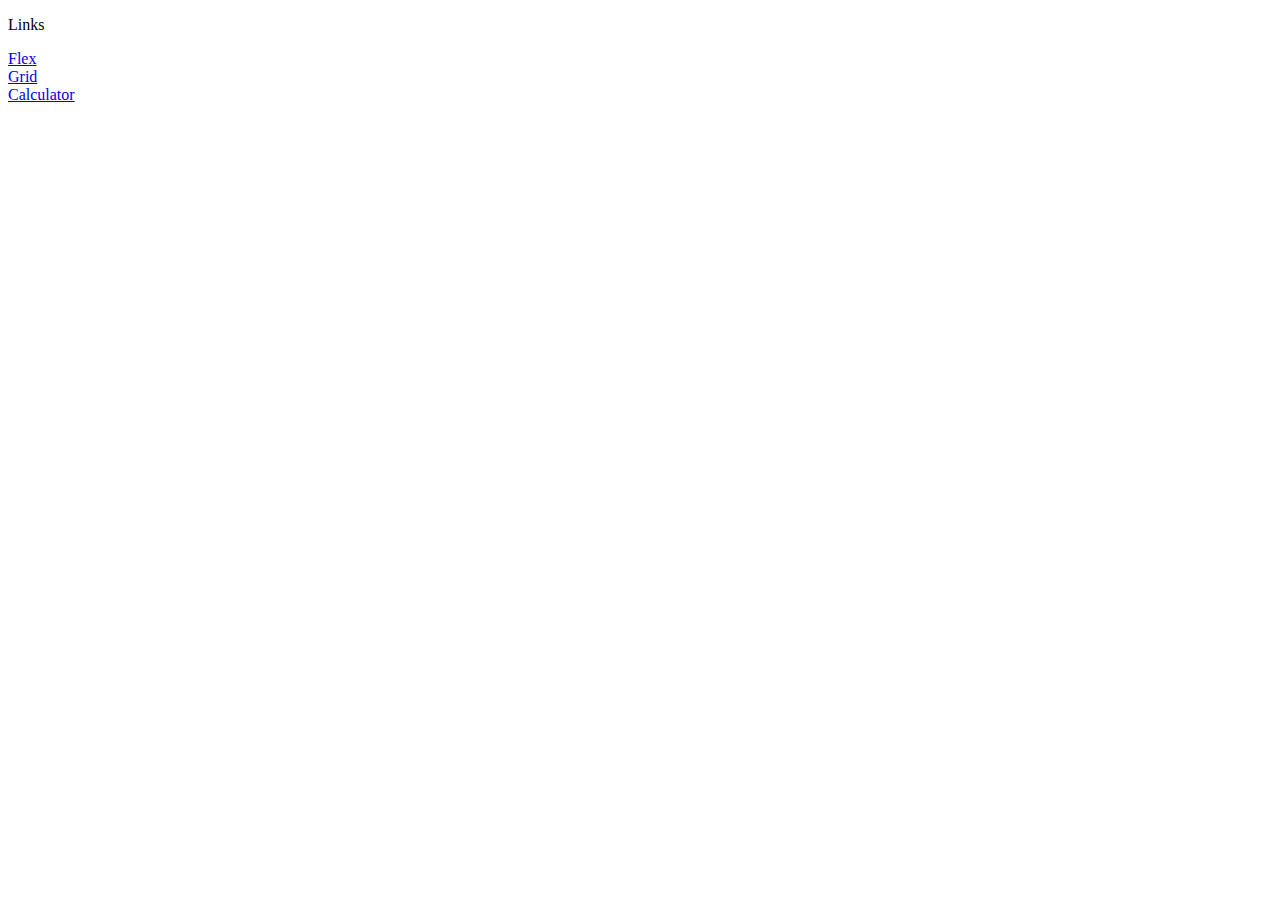
<file: index.html>
<!DOCTYPE html>
<html lang="en">
  <head>
    <meta charset="UTF-8" />
    <meta name="viewport" content="width=device-width, initial-scale=1.0" />
    <title>Document</title>
  </head>
  <body>
    <p>Links</p>
    <a href="flex/index.html">Flex</a>
    <br />
    <a href="grid/grid1.html">Grid</a>
    <br />
    <a href="calculator/calculator.html">Calculator</a>
  </body>
</html>
</file>
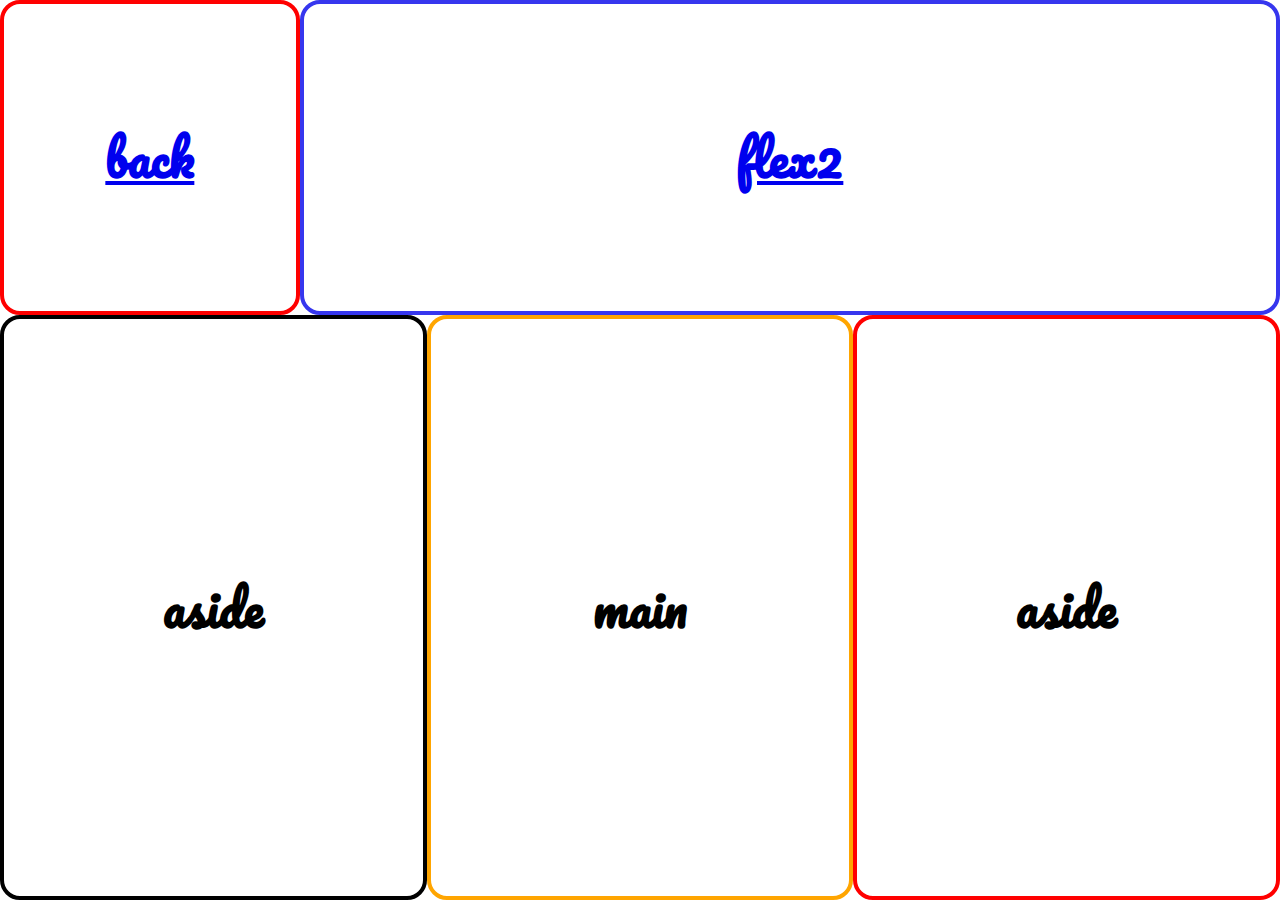
<file: flex/index.html>
<!DOCTYPE html>
<html lang="en">
  <head>
    <meta charset="UTF-8" />
    <meta name="viewport" content="width=device-width, initial-scale=1.0" />
    <title>Thales</title>
    <link rel="stylesheet" href="index.css" />
    <link rel="preconnect" href="https://fonts.googleapis.com" />
    <link rel="preconnect" href="https://fonts.gstatic.com" crossorigin />
    <link rel="preconnect" href="https://fonts.googleapis.com" />
    <link rel="preconnect" href="https://fonts.gstatic.com" crossorigin />
    <link
      href="https://fonts.googleapis.com/css2?family=Just+Another+Hand&family=Montserrat:ital,wght@0,100;0,200;0,300;0,400;0,500;0,600;0,700;0,800;0,900;1,100;1,200;1,300;1,400;1,500;1,600;1,700;1,800;1,900&family=Pacifico&display=swap"
      rel="stylesheet"
    />
  </head>
  <body>
    <header>
      <div id="logo">
        <h2><a href="../index.html">back</a></h2>
      </div>
      <div id="header">
        <h2><a href="index2.html">flex2</a></h2>
      </div>
    </header>

    <div id="container">
      <aside id="aside-left">
        <h2>aside</h2>
      </aside>

      <main id="main">
        <h2>main</h2>
      </main>

      <aside id="aside-right">
        <h2>aside</h2>
      </aside>
    </div>
  </body>
</html>
</file>
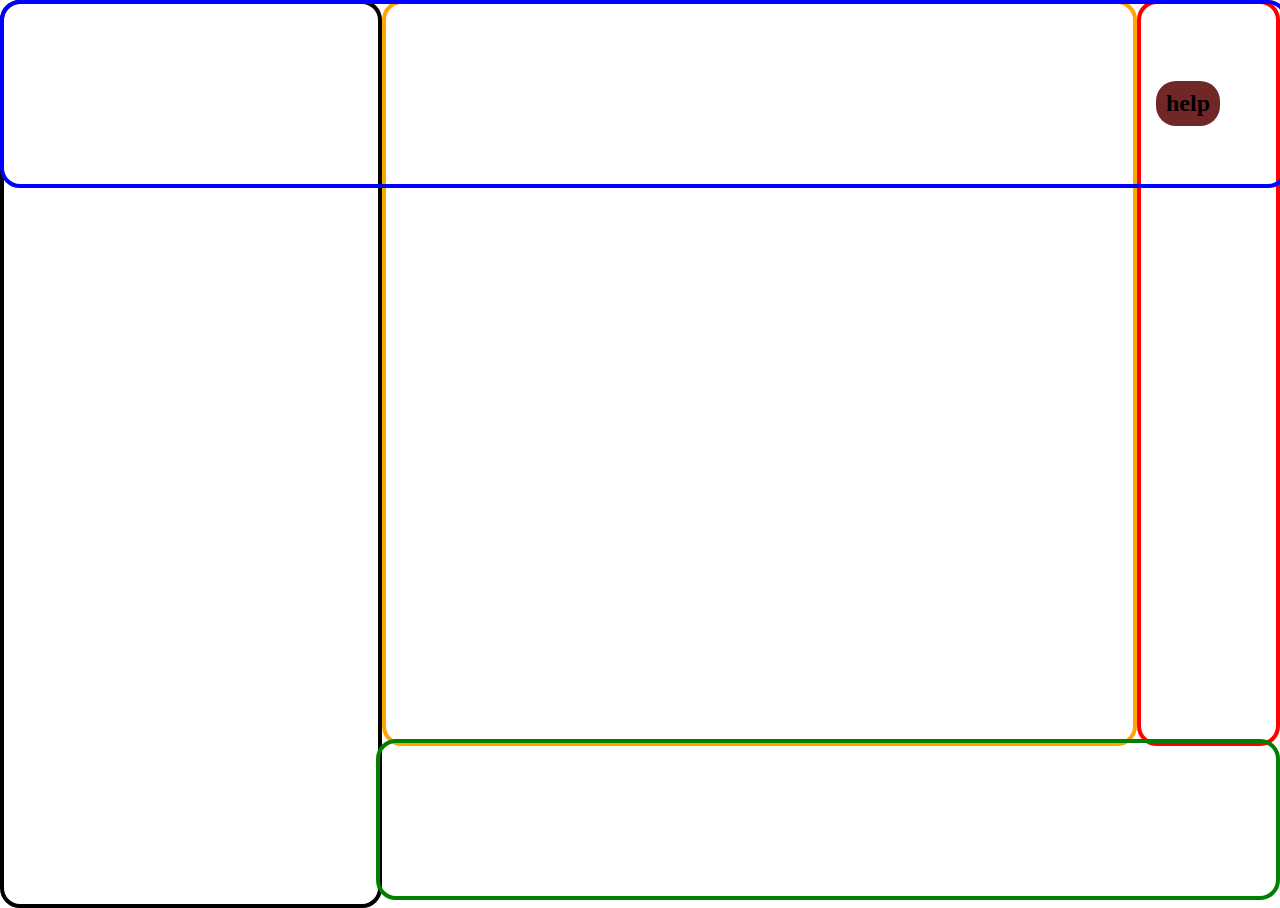
<file: index2.html>
<!DOCTYPE html>
<html lang="en">
  <head>
    <meta charset="UTF-8" />
    <meta name="viewport" content="width=device-width, initial-scale=1.0" />
    <title>Thales 2</title>
    <link rel="stylesheet" href="index2.css" />
    <link rel="preconnect" href="https://fonts.googleapis.com" />
    <link rel="preconnect" href="https://fonts.gstatic.com" crossorigin />
    <link rel="preconnect" href="https://fonts.googleapis.com" />
    <link rel="preconnect" href="https://fonts.gstatic.com" crossorigin />
    <link
      href="https://fonts.googleapis.com/css2?family=Just+Another+Hand&family=Montserrat:ital,wght@0,100;0,200;0,300;0,400;0,500;0,600;0,700;0,800;0,900;1,100;1,200;1,300;1,400;1,500;1,600;1,700;1,800;1,900&family=Pacifico&display=swap"
      rel="stylesheet"
    />
  </head>
  <body>
    <header id="header">
      <div id="help">
        <h2>help</h2>
      </div>
    </header>

    <div id="container">
      <aside id="aside-left"></aside>
      <main id="main"></main>
      <aside id="aside-right"></aside>
    </div>
    <footer id="footer"></footer>
  </body>
</html>
</file>
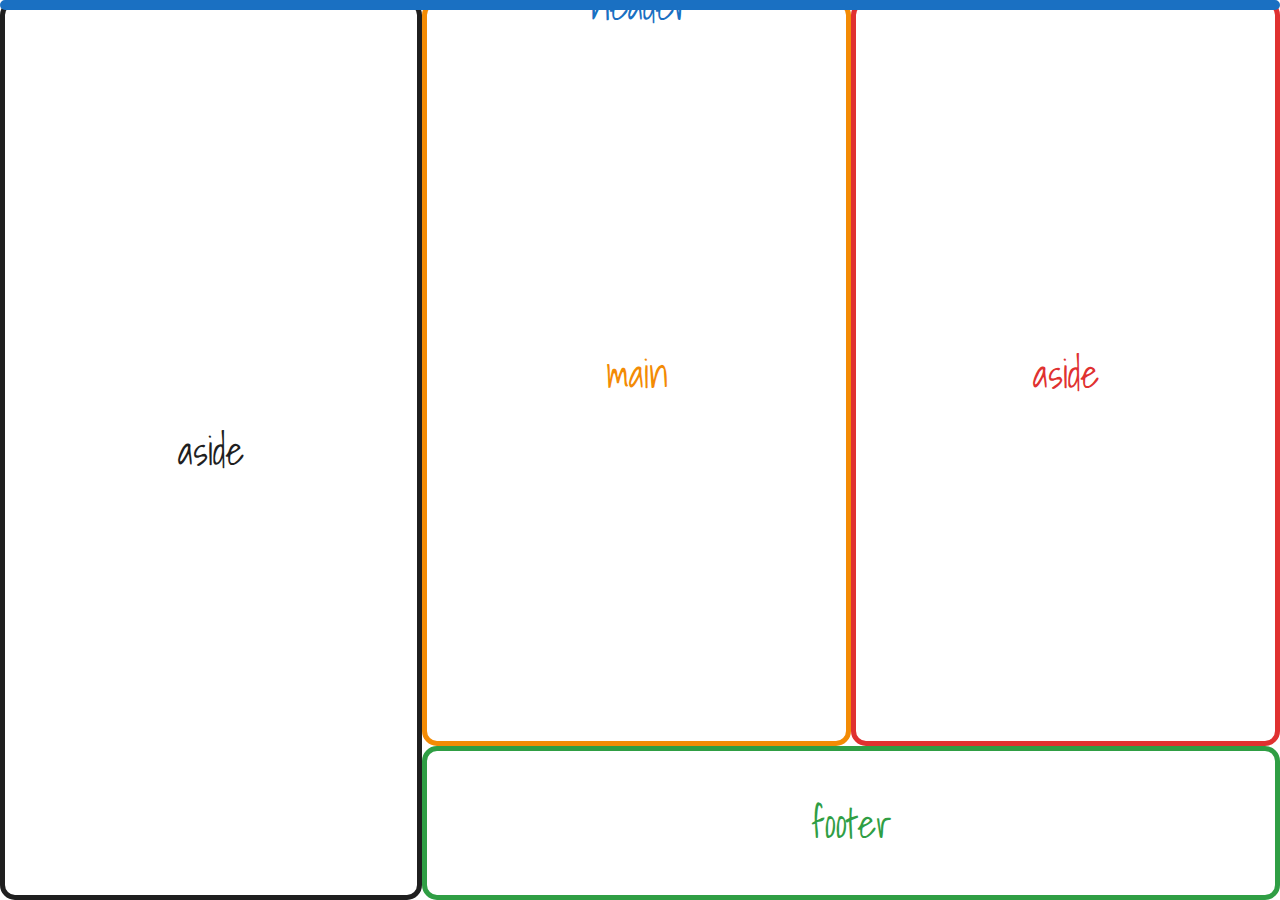
<file: index3.html>
<html lang="en">
  <head>
    <meta charset="UTF-8" />
    <meta name="viewport" content="width=device-width, initial-scale=1.0" />
    <link rel="stylesheet" href="index3.css" />
    <link rel="preconnect" href="https://fonts.googleapis.com" />
    <link rel="preconnect" href="https://fonts.gstatic.com" crossorigin />
    <link rel="preconnect" href="https://fonts.googleapis.com" />
    <link rel="preconnect" href="https://fonts.gstatic.com" crossorigin />
    <link
      href="https://fonts.googleapis.com/css2?family=Shadows+Into+Light&display=swap"
      rel="stylesheet"
    />
  </head>
  <body>
    <nav class="navbar">
      <header class="header">
        <div class="header-content">
          <p>header</p>
        </div>
        <p class="help">help</p>
      </header>
    </nav>

    <div class="wrapper">
      <aside id="aside-left">
        <p>aside</p>
      </aside>
      <div id="container">
        <div id="content">
          <main>
            <p>main</p>
          </main>
          <aside id="aside-right">
            <p>aside</p>
          </aside>
        </div>
        <footer>
          <p>footer</p>
        </footer>
      </div>
    </div>
  </body>
</html>
</file>
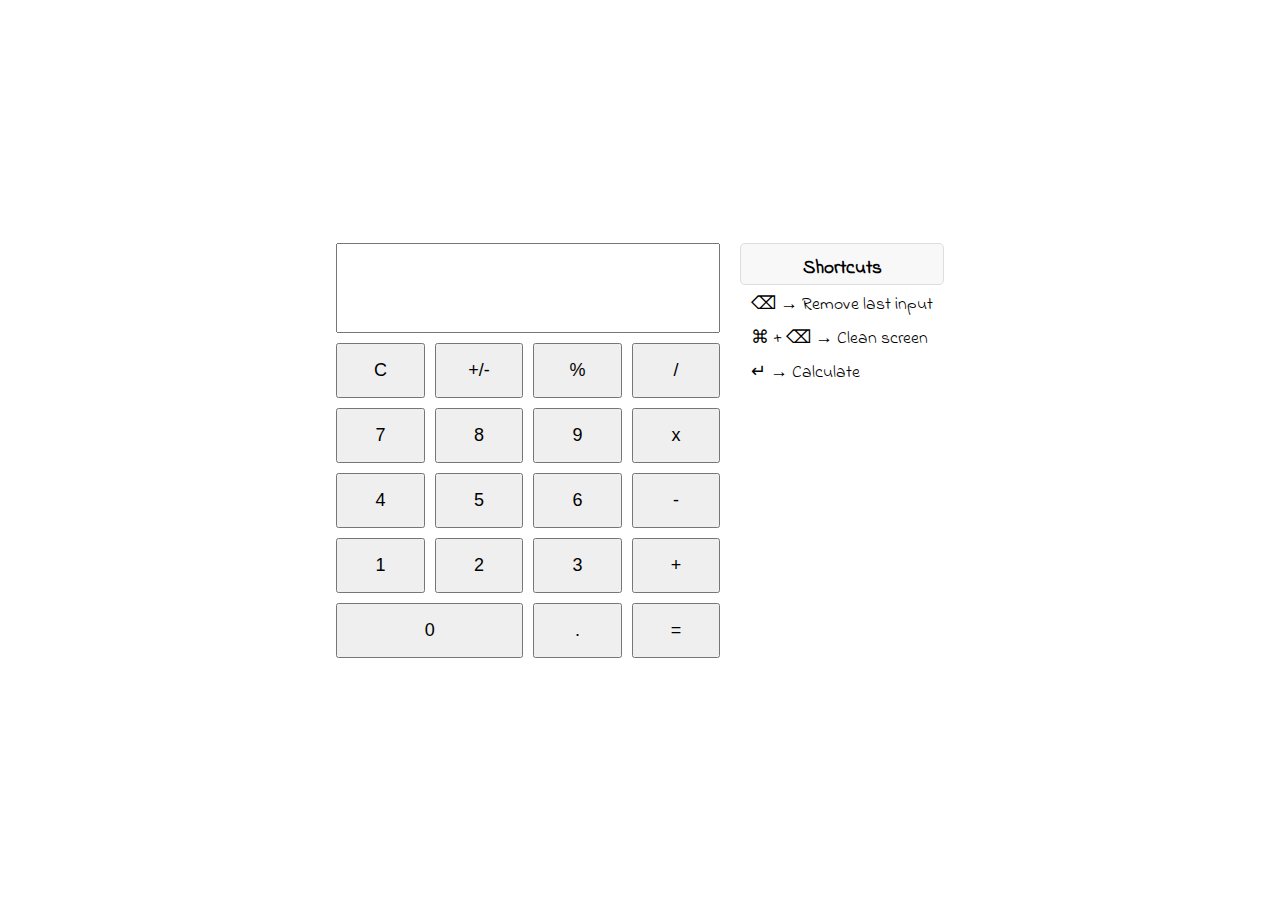
<file: calculator/calculator.html>
<!DOCTYPE html>
<html lang="en">
  <head>
    <meta charset="UTF-8" />
    <meta name="viewport" content="width=device-width, initial-scale=1.0" />
    <title>Calculator</title>
    <link rel="stylesheet" href="calculator.css" />
    <link
      href="https://fonts.googleapis.com/css2?family=Indie+Flower&display=swap"
      rel="stylesheet"
    />
  </head>
  <body>
    <div class="container">
      <div class="calculator">
        <div class="calculatorDisplay">
          <input type="text" id="display" readonly />
        </div>
        <div id="calculatorBtns">
          <button>C</button>
          <button>+/-</button>
          <button>%</button>
          <button>/</button>
          <button>7</button>
          <button>8</button>
          <button>9</button>
          <button>x</button>
          <button>4</button>
          <button>5</button>
          <button>6</button>
          <button>-</button>
          <button>1</button>
          <button>2</button>
          <button>3</button>
          <button>+</button>
          <button id="zeroBtn">0</button>
          <button>.</button>
          <button>=</button>
        </div>
        <div id="shortcutBtns">
          <legend>Shortcuts</legend>
          <p>&#9003; &rightarrow; Remove last input</p>
          <p>&#8984; &plus; &#9003; &rightarrow; Clean screen</p>
          <p>&crarr; &rightarrow; Calculate</p>
        </div>
      </div>
    </div>
    <script src="calculator.js"></script>
  </body>
</html>
</file>
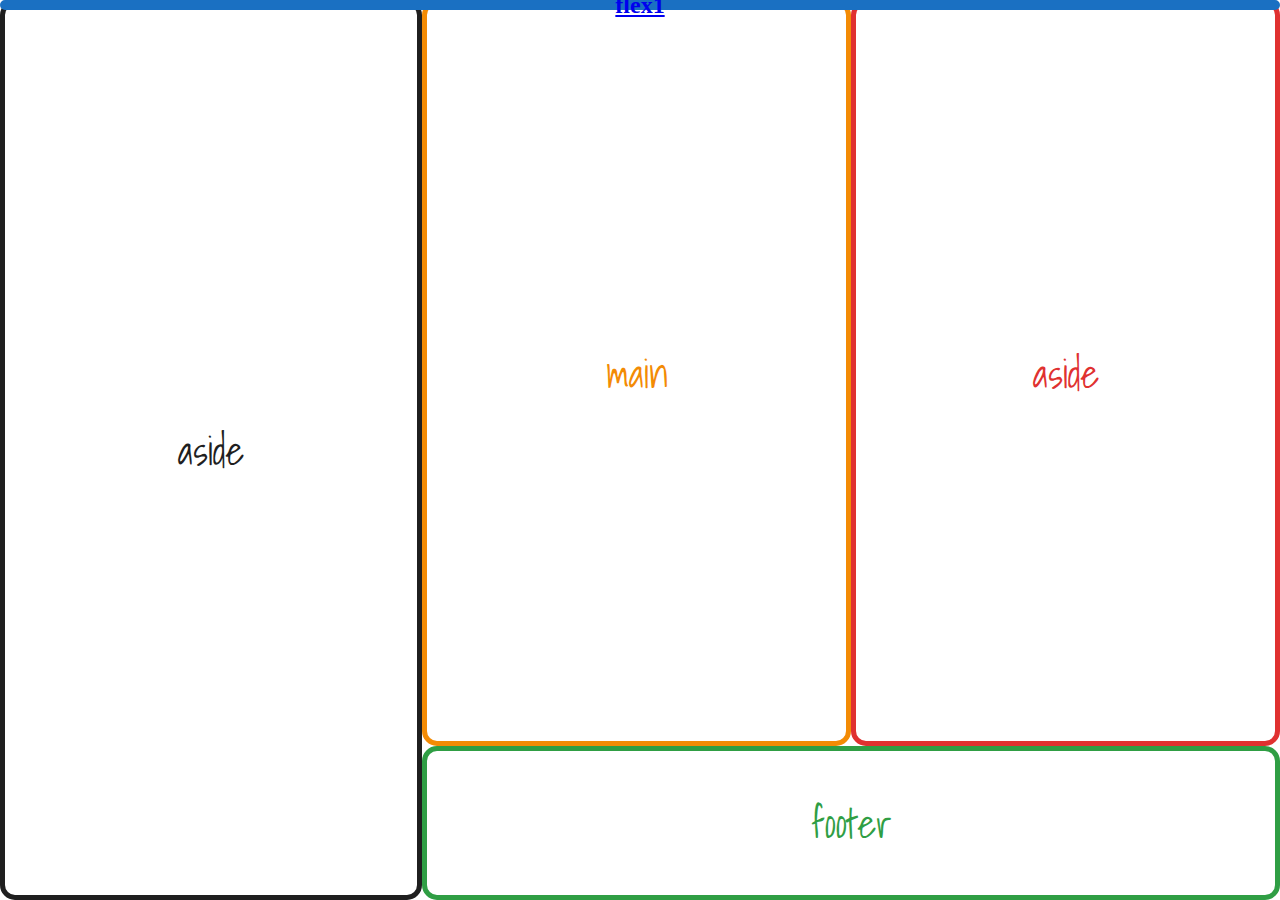
<file: flex/index2.html>
<html lang="en">
  <head>
    <meta charset="UTF-8" />
    <meta name="viewport" content="width=device-width, initial-scale=1.0" />
    <link rel="stylesheet" href="index2.css" />
    <link rel="preconnect" href="https://fonts.googleapis.com" />
    <link rel="preconnect" href="https://fonts.gstatic.com" crossorigin />
    <link rel="preconnect" href="https://fonts.googleapis.com" />
    <link rel="preconnect" href="https://fonts.gstatic.com" crossorigin />
    <link
      href="https://fonts.googleapis.com/css2?family=Shadows+Into+Light&display=swap"
      rel="stylesheet"
    />
  </head>
  <body>
    <nav class="navbar">
      <header class="header">
        <div class="header-content">
          <h2><a href="index.html">flex1</a></h2>
        </div>
        <p class="help">help</p>
      </header>
    </nav>

    <div class="wrapper">
      <aside id="aside-left">
        <p>aside</p>
      </aside>
      <div id="container">
        <div id="content">
          <main>
            <p>main</p>
          </main>
          <aside id="aside-right">
            <p>aside</p>
          </aside>
        </div>
        <footer>
          <p>footer</p>
        </footer>
      </div>
    </div>
  </body>
</html>
</file>
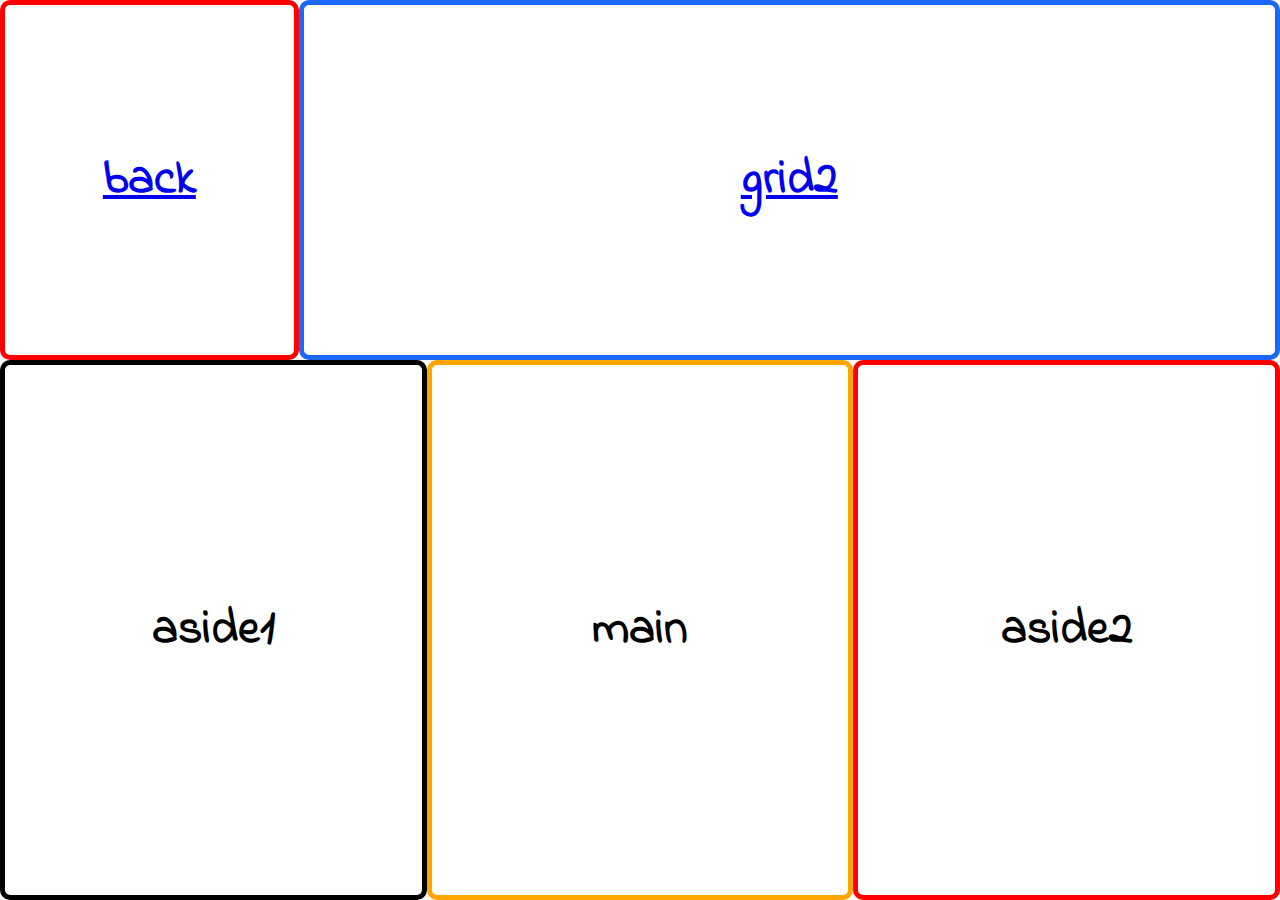
<file: grid/grid1.html>
<!DOCTYPE html>
<html lang="en">
  <head>
    <meta charset="UTF-8" />
    <meta name="viewport" content="width=device-width, initial-scale=1.0" />
    <title>Thales</title>
    <link rel="stylesheet" href="grid1.css" />
    <link
      href="https://fonts.googleapis.com/css2?family=Indie+Flower&display=swap"
      rel="stylesheet"
    />
  </head>
  <body>
    <div class="container">
      <div class="logo">
        <h2><a href="../index.html">back</a></h2>
      </div>
      <div class="header">
        <h2><a href="grid2.html">grid2</a></h2>
      </div>
      <div class="aside1"><h2>aside1</h2></div>
      <div class="main"><h2>main</h2></div>
      <div class="aside2"><h2>aside2</h2></div>
    </div>
  </body>
</html>
</file>
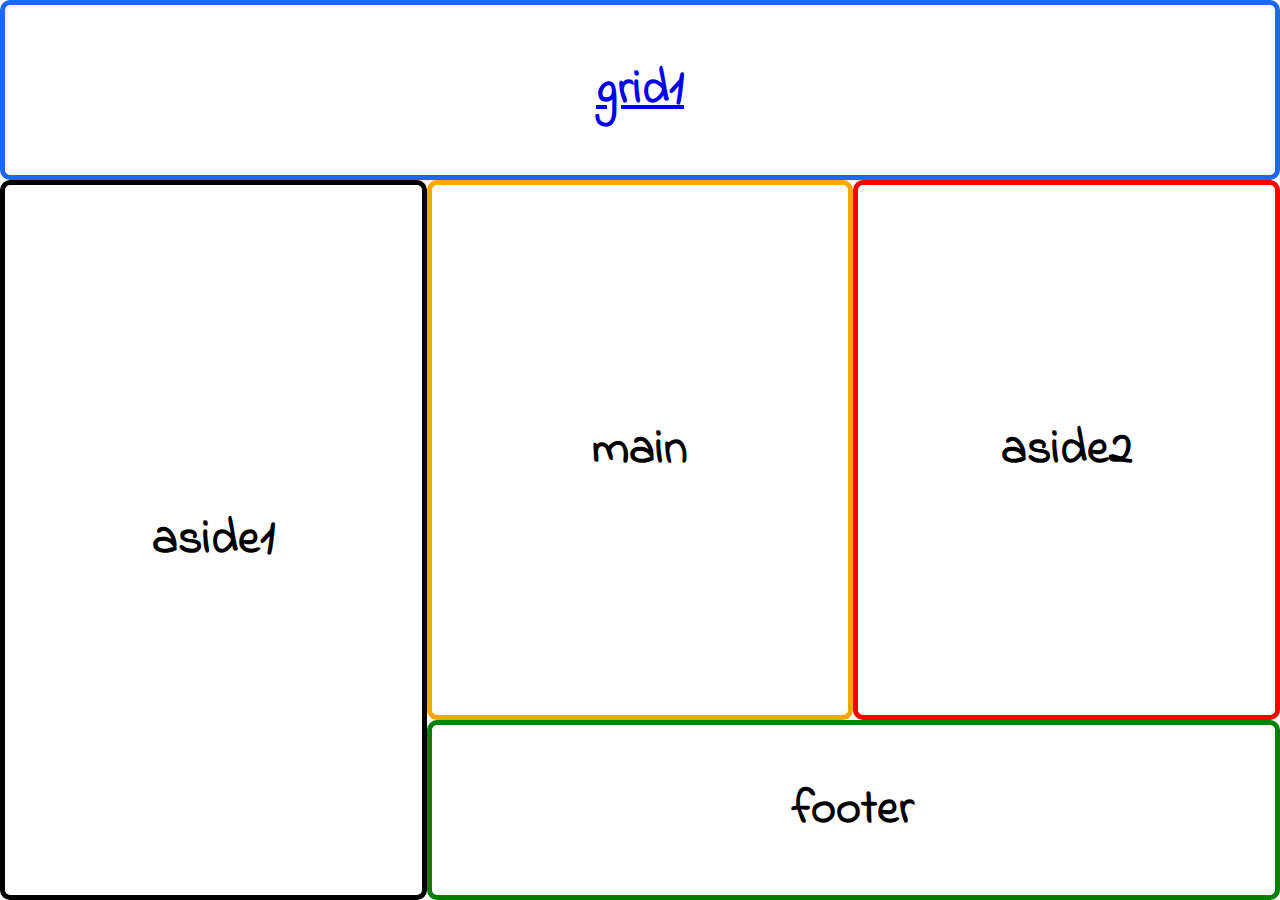
<file: grid/grid2.html>
<!DOCTYPE html>
<html lang="en">
  <head>
    <meta charset="UTF-8" />
    <meta name="viewport" content="width=device-width, initial-scale=1.0" />
    <title>Thales</title>
    <link rel="stylesheet" href="grid2.css" />
    <link
      href="https://fonts.googleapis.com/css2?family=Indie+Flower&display=swap"
      rel="stylesheet"
    />
  </head>
  <body>
    <div class="container">
      <div class="header">
        <h2><a href="grid1.html">grid1</a></h2>
      </div>
      <div class="aside1"><h2>aside1</h2></div>
      <div class="main"><h2>main</h2></div>
      <div class="aside2"><h2>aside2</h2></div>
      <div class="footer"><h2>footer</h2></div>
    </div>
  </body>
</html>
</file>
<file: flex/index.css>
* {
  margin: 0;
  padding: 0;
}

html,
body {
  width: 100%;
  height: 100vh;
}

h2 {
  font-family: "Pacifico", cursive;
  font-size: 48px;
}

header {
  display: flex;
  flex-direction: row;
  height: 35vh;
}

#logo {
  display: flex;
  justify-content: center;
  align-items: center;

  background-color: transparent;
  border: red solid;
  border-width: 4px;
  border-radius: 20px;

  width: 30%;
}

#header {
  display: flex;
  justify-content: center;
  align-items: center;

  background-color: transparent;

  border: rgb(54, 54, 238) solid;
  border-width: 4px;
  border-radius: 20px;

  width: 100%;
}

#container {
  display: flex;
  flex-direction: row;
  justify-content: space-between;
  height: 65vh;
}

#aside-left {
  display: flex;
  justify-content: center;
  align-items: center;

  background-color: transparent;
  border: black solid;
  border-width: 4px;
  border-radius: 20px;
  width: 100%;
}

#main {
  display: flex;
  justify-content: center;
  align-items: center;

  background-color: transparent;
  border: orange solid;
  border-width: 4px;
  border-radius: 20px;

  width: 100%;
}

#aside-right {
  display: flex;
  justify-content: center;
  align-items: center;

  background-color: transparent;
  border: red solid;
  border-width: 4px;
  border-radius: 20px;
  width: 100%;
}
</file>
<file: index2.css>
* {
  margin: 0;
  padding: 0;
}

html,
body {
  width: 100vw;
  height: 100vh;
}

h2 {
  display: flex;
  justify-content: center;
  align-items: center;
}

#header {
  position: fixed;
  width: 100vw;
  height: 20vh;
  background-color: transparent;
  border: blue solid;
  border-width: 4px;
  border-radius: 20px;
}

#help {
  position: sticky;
  display: flex;
  justify-content: center;
  align-items: center;
  background-color: rgb(114, 39, 39);
  width: 5vw;
  height: 5vh;
  float: right;
  margin-top: 6%;
  margin-right: 5%;
  border-radius: 20px;
}

#container {
  width: 100vw;
  height: 100vh;
  display: flex;
}

#aside-left {
  width: 50vw;
  height: 100vh;
  background-color: transparent;
  border: black solid;
  border-width: 4px;
  border-radius: 20px;
}

#main {
  width: 100vw;
  height: 82vh;

  background-color: transparent;
  border: orange solid;
  border-width: 4px;
  border-radius: 20px;
}

#aside-right {
  width: 18vw;
  height: 82vh;

  background-color: transparent;
  border: red solid;
  border-width: 4px;
  border-radius: 20px;
}

#footer {
  width: 70vw;
  height: 17vh;

  background-color: transparent;
  border: green solid;
  border-width: 4px;
  border-radius: 20px;

  position: absolute;
  bottom: 0;
  right: 0;
}
</file>
<file: index3.css>
:root {
  --bg-color: white;
  --red-color: #e03130;
  --blue-color: #1a70c2;
  --black-color: #1f1f1f;
  --orange-color: #f38b04;
  --green-color: #2f9e44;
}

* {
  box-sizing: border-box;
}

html,
body {
  margin: 0;
  padding: 0;
  background-color: var(--bg-color);
  display: flex;
  flex-direction: column;
  min-height: 100vh;
}

p {
  font-family: "Shadows Into Light", cursive;
  font-size: 40px;
}

.wrapper {
  flex: 1;
  display: flex;
}

.navbar,
#container,
#content {
  display: flex;
}

.navbar {
  height: 20%;
}

#container {
  flex: 1;
  height: 100%;
  flex-direction: column;
}

#content {
  width: 100%;
  flex: 1;
}

.header {
  display: flex;
  justify-content: center;
  align-items: center;
  width: 100%;
  color: var(--blue-color);
  border: 5px solid var(--blue-color);
  border-radius: 15px;
  position: relative;
}

.help {
  position: absolute;
  bottom: 0;
  right: 0;
  margin: 10px;
  background-color: var(--blue-color);
  color: white;
  padding: 10px;
  border-radius: 10px;
}

#aside-left {
  display: flex;
  justify-content: center;
  align-items: center;
  width: 33%;
  color: var(--black-color);
  border: 5px solid var(--black-color);
  border-radius: 15px;
  height: 100%;
}

main {
  display: flex;
  justify-content: center;
  align-items: center;
  width: 50%;
  color: var(--orange-color);
  border: 5px solid var(--orange-color);
  border-radius: 15px;
}

#aside-right {
  display: flex;
  justify-content: center;
  align-items: center;
  width: 50%;
  color: var(--red-color);
  border: 5px solid var(--red-color);
  border-radius: 15px;
}

footer {
  display: flex;
  justify-content: center;
  align-items: center;
  width: 100%;
  color: var(--green-color);
  border: 5px solid var(--green-color);
  border-radius: 15px;
}
</file>
<file: calculator/calculator.css>
* {
  margin: 0;
  padding: 0;
}

html,
body {
  width: 100vw;
  height: 100vh;
}

.container {
  display: flex;
  justify-content: center;
  align-items: center;
  width: 100vw;
  height: 100vh;
}

.calculator {
  display: grid;
  grid-template-areas:
    "display shortcutBtns"
    "calculatorBtns shortcutBtns";
}

.calculatorDisplay {
  grid-area: display;
  text-align: right;
  margin-bottom: 10px;
}

.calculatorDisplay input {
  width: 30vw;
  height: 10vh;
  box-sizing: border-box;
  font-size: 60px;
  text-align: right;
}

#calculatorBtns {
  grid-area: calculatorBtns;
  display: grid;
  grid-template-columns: repeat(4, 1fr);
  grid-gap: 10px;
}

#calculatorBtns button {
  width: 100%;
  padding: 15px;
  font-size: 18px;
}

#zeroBtn {
  grid-column: span 2;
}

#shortcutBtns {
  grid-area: shortcutBtns;
  margin-left: 20px;
  background-color: #f8f8f8;
  border: 1px solid #ddd;
  padding: 10px;
  border-radius: 5px;
  height: 5%;
}

legend {
  font-size: 1.2em;
  font-weight: bold;
  margin-bottom: 10px;
  text-align: center;
  font-family: "Indie Flower", cursive;
}

p {
  font-size: 1.1em;
  margin-bottom: 8px;
  font-family: "Indie Flower", cursive;
}
</file>
<file: flex/index2.css>
:root {
  --bg-color: white;
  --red-color: #e03130;
  --blue-color: #1a70c2;
  --black-color: #1f1f1f;
  --orange-color: #f38b04;
  --green-color: #2f9e44;
}

* {
  box-sizing: border-box;
}

html,
body {
  margin: 0;
  padding: 0;
  background-color: var(--bg-color);
  display: flex;
  flex-direction: column;
  min-height: 100vh;
}

p {
  font-family: "Shadows Into Light", cursive;
  font-size: 40px;
}

.wrapper {
  flex: 1;
  display: flex;
}

.navbar,
#container,
#content {
  display: flex;
}

.navbar {
  height: 20%;
}

#container {
  flex: 1;
  height: 100%;
  flex-direction: column;
}

#content {
  width: 100%;
  flex: 1;
}

.header {
  display: flex;
  justify-content: center;
  align-items: center;
  width: 100%;
  color: var(--blue-color);
  border: 5px solid var(--blue-color);
  border-radius: 15px;
  position: relative;
}

.help {
  position: absolute;
  bottom: 0;
  right: 0;
  margin: 10px;
  background-color: var(--blue-color);
  color: white;
  padding: 10px;
  border-radius: 10px;
}

#aside-left {
  display: flex;
  justify-content: center;
  align-items: center;
  width: 33%;
  color: var(--black-color);
  border: 5px solid var(--black-color);
  border-radius: 15px;
  height: 100%;
}

main {
  display: flex;
  justify-content: center;
  align-items: center;
  width: 50%;
  color: var(--orange-color);
  border: 5px solid var(--orange-color);
  border-radius: 15px;
}

#aside-right {
  display: flex;
  justify-content: center;
  align-items: center;
  width: 50%;
  color: var(--red-color);
  border: 5px solid var(--red-color);
  border-radius: 15px;
}

footer {
  display: flex;
  justify-content: center;
  align-items: center;
  width: 100%;
  color: var(--green-color);
  border: 5px solid var(--green-color);
  border-radius: 15px;
}
</file>
<file: grid/grid1.css>
* {
  margin: 0;
  padding: 0;
}

html,
body {
  width: 100%;
  height: 100vh;
}

h2 {
  font-family: "Indie Flower", cursive;
  font-size: 48px;
}

.container {
  display: grid;
  grid-template-areas:
    "logo header header header"
    "aside1 aside1 main aside2";
  grid-template-columns: 0.7fr 0.3fr 1fr 1fr;
  grid-template-rows: 40vh 60vh;
}

.logo {
  grid-area: logo;
  border: 5px solid red;
}

.header {
  grid-area: header;
  border: 5px solid rgb(28, 104, 246);
}

.aside1 {
  grid-area: aside1;
  border: 5px solid black;
}

.main {
  grid-area: main;
  border: 5px solid orange;
}

.aside2 {
  grid-area: aside2;
  border: 5px solid red;
}

.logo,
.header,
.aside1,
.main,
.aside2 {
  display: flex;
  justify-content: center;
  align-items: center;
  border-radius: 10px;
}
</file>
<file: grid/grid2.css>
* {
  margin: 0;
  padding: 0;
}

html,
body {
  width: 100%;
  height: 100vh;
}

h2 {
  font-family: "Indie Flower", cursive;
  font-size: 48px;
}

.container {
  display: grid;
  grid-template-areas:
    "header header header"
    "aside1 main aside2"
    "aside1 footer footer";
  grid-template-columns: 1fr 1fr 1fr;
  grid-template-rows: 20vh 60vh 20vh;
}

.header {
  grid-area: header;
  border: 5px solid rgb(28, 104, 246);
}

.aside1 {
  grid-area: aside1;
  border: 5px solid black;
}

.main {
  grid-area: main;
  border: 5px solid orange;
}

.aside2 {
  grid-area: aside2;
  border: 5px solid red;
}

.footer {
  grid-area: footer;
  border: 5px solid green;
}

.logo,
.header,
.aside1,
.main,
.aside2,
.footer {
  display: flex;
  justify-content: center;
  align-items: center;
  border-radius: 10px;
}
</file>
